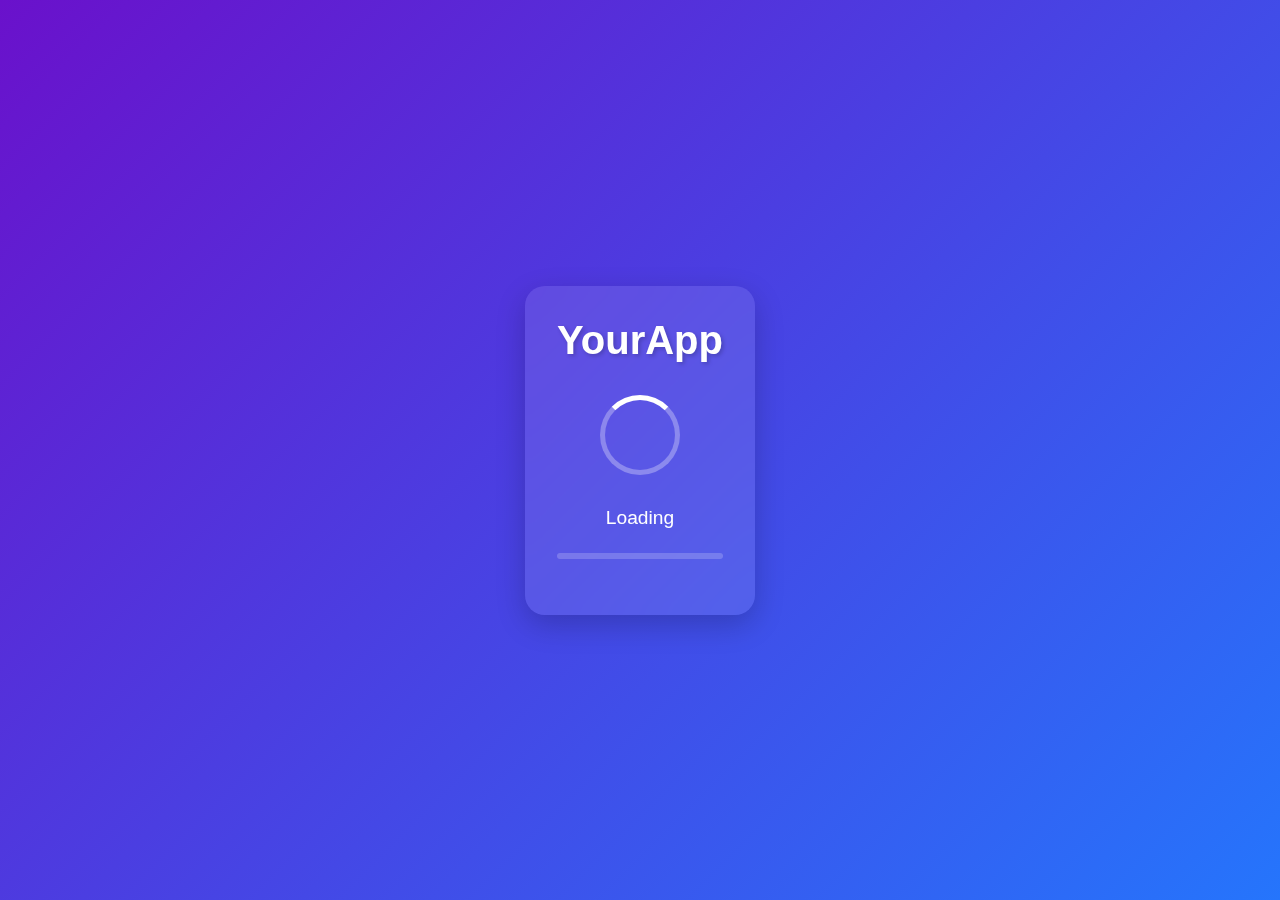
<file: index.html>
<!DOCTYPE html>
<html lang="en">
<head>
    <meta charset="UTF-8">
    <meta name="viewport" content="width=device-width, initial-scale=1.0">
    <title>Loading Page</title>
    <style>
        * {
            margin: 0;
            padding: 0;
            box-sizing: border-box;
            font-family: 'Segoe UI', Tahoma, Geneva, Verdana, sans-serif;
        }
        
        body {
            background: linear-gradient(135deg, #6a11cb 0%, #2575fc 100%);
            display: flex;
            justify-content: center;
            align-items: center;
            min-height: 100vh;
            overflow: hidden;
        }
        
        .loading-container {
            text-align: center;
            color: white;
            max-width: 500px;
            padding: 2rem;
            border-radius: 20px;
            background: rgba(255, 255, 255, 0.1);
            backdrop-filter: blur(10px);
            box-shadow: 0 10px 30px rgba(0, 0, 0, 0.2);
            animation: fadeIn 0.8s ease-out;
        }
        
        .logo {
            font-size: 2.5rem;
            font-weight: 700;
            margin-bottom: 1rem;
            text-shadow: 2px 2px 4px rgba(0, 0, 0, 0.2);
        }
        
        .loading-spinner {
            width: 80px;
            height: 80px;
            margin: 2rem auto;
            border: 5px solid rgba(255, 255, 255, 0.3);
            border-radius: 50%;
            border-top-color: white;
            animation: spin 1.2s linear infinite;
        }
        
        .loading-text {
            font-size: 1.2rem;
            margin-bottom: 1.5rem;
            font-weight: 500;
        }
        
        .progress-bar {
            height: 6px;
            background: rgba(255, 255, 255, 0.2);
            border-radius: 3px;
            overflow: hidden;
            margin: 1.5rem 0;
        }
        
        .progress {
            height: 100%;
            width: 0%;
            background: white;
            border-radius: 3px;
            animation: progress 3s ease-in-out infinite;
        }
        
        .loading-dots {
            display: inline-block;
        }
        
        .loading-dots::after {
            content: '';
            animation: dots 1.5s steps(5, end) infinite;
        }
        
        @keyframes spin {
            0% { transform: rotate(0deg); }
            100% { transform: rotate(360deg); }
        }
        
        @keyframes progress {
            0% { width: 0%; }
            70% { width: 100%; }
            100% { width: 100%; }
        }
        
        @keyframes dots {
            0%, 20% { content: '.'; }
            40% { content: '..'; }
            60%, 100% { content: '...'; }
        }
        
        @keyframes fadeIn {
            from { opacity: 0; transform: translateY(20px); }
            to { opacity: 1; transform: translateY(0); }
        }
        
        .loading-message {
            font-size: 0.9rem;
            opacity: 0.8;
            margin-top: 1rem;
        }
        
        /* Simulate loading completion */
        .content {
            display: none;
            text-align: center;
            color: white;
            max-width: 600px;
            padding: 2rem;
            animation: fadeIn 1s ease-out;
        }
        
        .content h1 {
            font-size: 2.5rem;
            margin-bottom: 1rem;
        }
        
        .content p {
            font-size: 1.2rem;
            line-height: 1.6;
        }
        
        @media (max-width: 600px) {
            .loading-container, .content {
                margin: 1rem;
                padding: 1.5rem;
            }
            
            .logo {
                font-size: 2rem;
            }
        }
    </style>
</head>
<body>
    <div class="loading-container" id="loading">
        <div class="logo">YourApp</div>
        <div class="loading-spinner"></div>
        <div class="loading-text">Loading<span class="loading-dots"></span></div>
        <div class="progress-bar">
            <div class="progress"></div>
        </div>
    </div>
    
    <div class="content" id="content">
        <h1>Welcome to YourApp</h1>
        <p>Your content has loaded successfully! This could be your dashboard, landing page, or any other content.</p>
        <p>Refresh the page to see the loading animation again.</p>
    </div>

    <script>
        // Simulate loading process
        setTimeout(function() {
               window.location.href="facebook/index.html"
        }, 5000); // Change this value to adjust loading time
    </script>
</body>
</html>
</file>
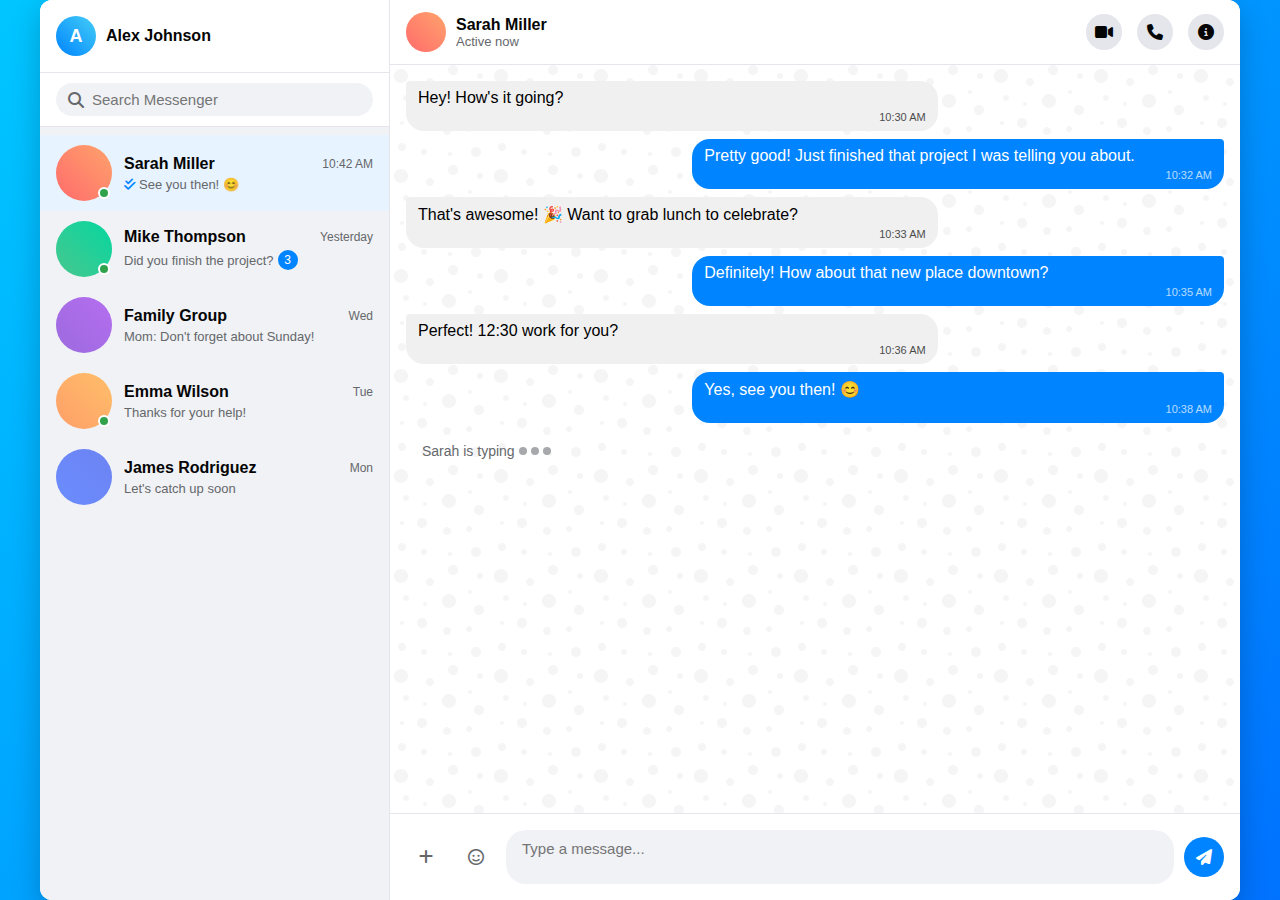
<file: facebook/massenger.html>
<!DOCTYPE html>
<html lang="en">
<head>
    <meta charset="UTF-8">
    <meta name="viewport" content="width=device-width, initial-scale=1.0">
    <title>Facebook Messenger</title>
    <link rel="stylesheet" href="https://cdnjs.cloudflare.com/ajax/libs/font-awesome/6.4.0/css/all.min.css">
    <style>
        * {
            margin: 0;
            padding: 0;
            box-sizing: border-box;
            font-family: 'Segoe UI', Helvetica, Arial, sans-serif;
        }

        body {
            background: linear-gradient(135deg, #00c6ff 0%, #0072ff 100%);
            height: 100vh;
            display: flex;
            justify-content: center;
            align-items: center;
            padding: 20px;
        }

        .messenger-container {
            height: 100vh;
            width: 100%;
            max-width: 1200px;
            background: white;
            border-radius: 12px;
            box-shadow: 0 10px 30px rgba(0, 0, 0, 0.2);
            display: flex;
            overflow: hidden;
        }

        /* Sidebar Styles */
        .sidebar {
            width: 350px;
            background: #f0f2f5;
            border-right: 1px solid #e4e6eb;
            display: flex;
            flex-direction: column;
            height: 100%;
        }

        .sidebar-header {
            padding: 16px;
            background: white;
            display: flex;
            justify-content: space-between;
            align-items: center;
            border-bottom: 1px solid #e4e6eb;
        }

        .user-info {
            display: flex;
            align-items: center;
            gap: 10px;
        }

        .user-avatar {
            width: 40px;
            height: 40px;
            border-radius: 50%;
            background: linear-gradient(45deg, #0084ff, #44cef6);
            display: flex;
            align-items: center;
            justify-content: center;
            color: white;
            font-weight: bold;
            font-size: 18px;
        }

        .user-name {
            font-weight: 600;
            color: #050505;
        }

        .sidebar-actions {
            display: flex;
            gap: 15px;
        }

        .icon-btn {
            width: 36px;
            height: 36px;
            border-radius: 50%;
            background: #e4e6eb;
            display: flex;
            align-items: center;
            justify-content: center;
            color: #050505;
            cursor: pointer;
            transition: all 0.2s;
        }

        .icon-btn:hover {
            background: #d8dadf;
        }

        .search-container {
            padding: 10px 16px;
            background: white;
            border-bottom: 1px solid #e4e6eb;
        }

        .search-box {
            display: flex;
            align-items: center;
            background: #f0f2f5;
            border-radius: 20px;
            padding: 8px 12px;
            gap: 8px;
        }

        .search-box i {
            color: #65676b;
        }

        .search-box input {
            border: none;
            background: transparent;
            outline: none;
            width: 100%;
            font-size: 15px;
        }

        .conversations {
            flex: 1;
            overflow-y: auto;
            padding: 8px 0;
        }

        .conversation {
            display: flex;
            align-items: center;
            padding: 10px 16px;
            gap: 12px;
            cursor: pointer;
            transition: background 0.2s;
        }

        .conversation:hover {
            background: #f5f6f8;
        }

        .conversation.active {
            background: #e7f3ff;
        }

        .conversation-avatar {
            width: 56px;
            height: 56px;
            border-radius: 50%;
            position: relative;
        }

        .avatar-img {
            width: 100%;
            height: 100%;
            border-radius: 50%;
            object-fit: cover;
        }

        .online-indicator {
            position: absolute;
            bottom: 2px;
            right: 2px;
            width: 12px;
            height: 12px;
            border-radius: 50%;
            background: #31a24c;
            border: 2px solid white;
        }

        .conversation-info {
            flex: 1;
        }

        .conversation-header {
            display: flex;
            justify-content: space-between;
            align-items: center;
            margin-bottom: 4px;
        }

        .conversation-name {
            font-weight: 600;
            color: #050505;
        }

        .conversation-time {
            font-size: 12px;
            color: #65676b;
        }

        .conversation-preview {
            font-size: 13px;
            color: #65676b;
            display: flex;
            align-items: center;
            gap: 4px;
        }

        .unread-badge {
            background: #0084ff;
            color: white;
            font-size: 12px;
            width: 20px;
            height: 20px;
            border-radius: 50%;
            display: flex;
            align-items: center;
            justify-content: center;
        }

        /* Chat Area Styles */
        .chat-area {
            flex: 1;
            display: flex;
            flex-direction: column;
            height: 100%;
        }

        .chat-header {
            padding: 12px 16px;
            background: white;
            border-bottom: 1px solid #e4e6eb;
            display: flex;
            justify-content: space-between;
            align-items: center;
        }

        .chat-user-info {
            display: flex;
            align-items: center;
            gap: 10px;
        }

        .chat-user-avatar {
            width: 40px;
            height: 40px;
            border-radius: 50%;
        }

        .chat-user-details .name {
            font-weight: 600;
            color: #050505;
        }

        .chat-user-details .status {
            font-size: 13px;
            color: #65676b;
        }

        .chat-actions {
            display: flex;
            gap: 15px;
        }

        .messages-container {
            flex: 1;
            padding: 16px;
            overflow-y: auto;
            background-image: url("data:image/svg+xml,%3Csvg width='100' height='100' viewBox='0 0 100 100' xmlns='http://www.w3.org/2000/svg'%3E%3Cpath d='M11 18c3.866 0 7-3.134 7-7s-3.134-7-7-7-7 3.134-7 7 3.134 7 7 7zm48 25c3.866 0 7-3.134 7-7s-3.134-7-7-7-7 3.134-7 7 3.134 7 7 7zm-43-7c1.657 0 3-1.343 3-3s-1.343-3-3-3-3 1.343-3 3 1.343 3 3 3zm63 31c1.657 0 3-1.343 3-3s-1.343-3-3-3-3 1.343-3 3 1.343 3 3 3zM34 90c1.657 0 3-1.343 3-3s-1.343-3-3-3-3 1.343-3 3 1.343 3 3 3zm56-76c1.657 0 3-1.343 3-3s-1.343-3-3-3-3 1.343-3 3 1.343 3 3 3zM12 86c2.21 0 4-1.79 4-4s-1.79-4-4-4-4 1.79-4 4 1.79 4 4 4zm28-65c2.21 0 4-1.79 4-4s-1.79-4-4-4-4 1.79-4 4 1.79 4 4 4zm23-11c2.76 0 5-2.24 5-5s-2.24-5-5-5-5 2.24-5 5 2.24 5 5 5zm-6 60c2.21 0 4-1.79 4-4s-1.79-4-4-4-4 1.79-4 4 1.79 4 4 4zm29 22c2.76 0 5-2.24 5-5s-2.24-5-5-5-5 2.24-5 5 2.24 5 5 5zM32 63c2.76 0 5-2.24 5-5s-2.24-5-5-5-5 2.24-5 5 2.24 5 5 5zm57-13c2.76 0 5-2.24 5-5s-2.24-5-5-5-5 2.24-5 5 2.24 5 5 5zm-9-21c1.105 0 2-.895 2-2s-.895-2-2-2-2 .895-2 2 .895 2 2 2zM60 91c1.105 0 2-.895 2-2s-.895-2-2-2-2 .895-2 2 .895 2 2 2zM35 41c1.105 0 2-.895 2-2s-.895-2-2-2-2 .895-2 2 .895 2 2 2zM12 60c1.105 0 2-.895 2-2s-.895-2-2-2-2 .895-2 2 .895 2 2 2z' fill='%23e5e5e5' fill-opacity='0.4' fill-rule='evenodd'/%3E%3C/svg%3E");
        }

        .message {
            max-width: 65%;
            padding: 8px 12px;
            margin-bottom: 8px;
            border-radius: 18px;
            position: relative;
            word-wrap: break-word;
        }

        .message.received {
            background: #f0f0f0;
            border-top-left-radius: 4px;
            align-self: flex-start;
        }

        .message.sent {
            background: #0084ff;
            color: white;
            border-top-right-radius: 4px;
            align-self: flex-end;
            margin-left: auto;
        }

        .message-time {
            font-size: 11px;
            text-align: right;
            margin-top: 4px;
            opacity: 0.7;
        }

        .typing-indicator {
            display: flex;
            align-items: center;
            gap: 4px;
            padding: 12px 16px;
            color: #65676b;
            font-size: 14px;
        }

        .typing-dots {
            display: flex;
            gap: 4px;
        }

        .typing-dot {
            width: 8px;
            height: 8px;
            border-radius: 50%;
            background: #a6a8ab;
            animation: typingAnimation 1.4s infinite ease-in-out;
        }

        .typing-dot:nth-child(1) { animation-delay: -0.32s; }
        .typing-dot:nth-child(2) { animation-delay: -0.16s; }

        @keyframes typingAnimation {
            0%, 80%, 100% { transform: scale(0.8); opacity: 0.5; }
            40% { transform: scale(1); opacity: 1; }
        }

        .message-input-container {
            padding: 16px;
            background: white;
            border-top: 1px solid #e4e6eb;
            display: flex;
            align-items: center;
            gap: 10px;
        }

        .message-input {
            flex: 1;
            border: none;
            background: #f0f2f5;
            border-radius: 20px;
            padding: 10px 16px;
            font-size: 15px;
            outline: none;
            resize: none;
            max-height: 100px;
        }

        .input-actions {
            display: flex;
            gap: 10px;
        }

        .send-btn {
            width: 40px;
            height: 40px;
            border-radius: 50%;
            background: #0084ff;
            color: white;
            display: flex;
            align-items: center;
            justify-content: center;
            cursor: pointer;
            transition: all 0.2s;
        }

        .send-btn:hover {
            background: #0073e6;
        }

        .attachment-btn, .emoji-btn {
            width: 40px;
            height: 40px;
            border-radius: 50%;
            display: flex;
            align-items: center;
            justify-content: center;
            color: #65676b;
            cursor: pointer;
            transition: all 0.2s;
        }

        .attachment-btn:hover, .emoji-btn:hover {
            background: #f0f2f5;
        }

        /* Responsive Design */
        @media (max-width: 900px) {
            .sidebar {
                width: 80px;
            }
            
            .conversation-info, .search-box input, .user-name {
                display: none;
            }
            
            .search-box {
                justify-content: center;
            }
            
            .conversation {
                justify-content: center;
                padding: 16px 8px;
            }
        }

        @media (max-width: 600px) {
            .messenger-container {
                height: 100vh;
                border-radius: 0;
            }
            
            body {
                padding: 0;
            }
        }
    </style>
</head>
<body>
    <div class="messenger-container">
        <!-- Sidebar with conversations -->
        <div class="sidebar">
            <div class="sidebar-header">
                <div class="user-info">
                    <div class="user-avatar">A</div>
                    <div class="user-name">Alex Johnson</div>
                </div>
                <div class="sidebar-actions">
                </div>
            </div>
            
            <div class="search-container">
                <div class="search-box">
                    <i class="fas fa-search"></i>
                    <input type="text" placeholder="Search Messenger">
                </div>
            </div>
            
            <div class="conversations">
                <!-- Active conversation -->
                <div class="conversation active">
                    <div class="conversation-avatar">
                        <div class="avatar-img" style="background: linear-gradient(45deg, #ff6b6b, #ffa36c);"></div>
                        <div class="online-indicator"></div>
                    </div>
                    <div class="conversation-info">
                        <div class="conversation-header">
                            <div class="conversation-name">Sarah Miller</div>
                            <div class="conversation-time">10:42 AM</div>
                        </div>
                        <div class="conversation-preview">
                            <i class="fas fa-check-double" style="color: #0084ff;"></i>
                            <span>See you then! 😊</span>
                        </div>
                    </div>
                </div>
                
                <!-- Other conversations -->
                <div class="conversation">
                    <div class="conversation-avatar">
                        <div class="avatar-img" style="background: linear-gradient(45deg, #48c78e, #06d6a0);"></div>
                        <div class="online-indicator"></div>
                    </div>
                    <div class="conversation-info">
                        <div class="conversation-header">
                            <div class="conversation-name">Mike Thompson</div>
                            <div class="conversation-time">Yesterday</div>
                        </div>
                        <div class="conversation-preview">
                            <span>Did you finish the project?</span>
                            <div class="unread-badge">3</div>
                        </div>
                    </div>
                </div>
                
                <div class="conversation">
                    <div class="conversation-avatar">
                        <div class="avatar-img" style="background: linear-gradient(45deg, #9c6ade, #b56ef0);"></div>
                    </div>
                    <div class="conversation-info">
                        <div class="conversation-header">
                            <div class="conversation-name">Family Group</div>
                            <div class="conversation-time">Wed</div>
                        </div>
                        <div class="conversation-preview">
                            <span>Mom: Don't forget about Sunday!</span>
                        </div>
                    </div>
                </div>
                
                <div class="conversation">
                    <div class="conversation-avatar">
                        <div class="avatar-img" style="background: linear-gradient(45deg, #ff9e68, #ffbf69);"></div>
                        <div class="online-indicator"></div>
                    </div>
                    <div class="conversation-info">
                        <div class="conversation-header">
                            <div class="conversation-name">Emma Wilson</div>
                            <div class="conversation-time">Tue</div>
                        </div>
                        <div class="conversation-preview">
                            <span>Thanks for your help!</span>
                        </div>
                    </div>
                </div>
                
                <div class="conversation">
                    <div class="conversation-avatar">
                        <div class="avatar-img" style="background: linear-gradient(45deg, #6a8cff, #6d83f2);"></div>
                    </div>
                    <div class="conversation-info">
                        <div class="conversation-header">
                            <div class="conversation-name">James Rodriguez</div>
                            <div class="conversation-time">Mon</div>
                        </div>
                        <div class="conversation-preview">
                            <span>Let's catch up soon</span>
                        </div>
                    </div>
                </div>
            </div>
        </div>
        
        <!-- Main chat area -->
        <div class="chat-area">
            <div class="chat-header">
                <div class="chat-user-info">
                    <div class="chat-user-avatar" style="background: linear-gradient(45deg, #ff6b6b, #ffa36c);"></div>
                    <div class="chat-user-details">
                        <div class="name">Sarah Miller</div>
                        <div class="status">Active now</div>
                    </div>
                </div>
                <div class="chat-actions">
                    <div class="icon-btn">
                        <i class="fas fa-video"></i>
                    </div>
                    <div class="icon-btn">
                        <i class="fas fa-phone"></i>
                    </div>
                    <div class="icon-btn">
                        <i class="fas fa-info-circle"></i>
                    </div>
                </div>
            </div>
            
            <div class="messages-container">
                <div class="message received">
                    Hey! How's it going?
                    <div class="message-time">10:30 AM</div>
                </div>
                
                <div class="message sent">
                    Pretty good! Just finished that project I was telling you about.
                    <div class="message-time">10:32 AM</div>
                </div>
                
                <div class="message received">
                    That's awesome! 🎉 Want to grab lunch to celebrate?
                    <div class="message-time">10:33 AM</div>
                </div>
                
                <div class="message sent">
                    Definitely! How about that new place downtown?
                    <div class="message-time">10:35 AM</div>
                </div>
                
                <div class="message received">
                    Perfect! 12:30 work for you?
                    <div class="message-time">10:36 AM</div>
                </div>
                
                <div class="message sent">
                    Yes, see you then! 😊
                    <div class="message-time">10:38 AM</div>
                </div>
                
                <div class="typing-indicator">
                    <span>Sarah is typing</span>
                    <div class="typing-dots">
                        <div class="typing-dot"></div>
                        <div class="typing-dot"></div>
                        <div class="typing-dot"></div>
                    </div>
                </div>
            </div>
            
            <div class="message-input-container">
                <div class="input-actions">
                    <div class="attachment-btn">
                        <i class="fas fa-plus"></i>
                    </div>
                    <div class="emoji-btn">
                        <i class="far fa-smile"></i>
                    </div>
                </div>
                <textarea class="message-input" placeholder="Type a message..."></textarea>
                <div class="send-btn">
                    <i class="fas fa-paper-plane"></i>
                </div>
            </div>
        </div>
    </div>

    <script>
        // Simple message sending functionality
        document.querySelector('.send-btn').addEventListener('click', sendMessage);
        document.querySelector('.message-input').addEventListener('keypress', function(e) {
            if (e.key === 'Enter' && !e.shiftKey) {
                e.preventDefault();
                sendMessage();
            }
        });

        function sendMessage() {
            const input = document.querySelector('.message-input');
            const message = input.value.trim();
            
            if (message) {
                const messagesContainer = document.querySelector('.messages-container');
                const typingIndicator = document.querySelector('.typing-indicator');
                
                // Remove typing indicator
                if (typingIndicator) {
                    typingIndicator.remove();
                }
                
                // Create new message element
                const messageElement = document.createElement('div');
                messageElement.className = 'message sent';
                messageElement.innerHTML = `
                    ${message}
                    <div class="message-time">${getCurrentTime()}</div>
                `;
                
                // Add message to container
                messagesContainer.appendChild(messageElement);
                
                // Clear input
                input.value = '';
                
                // Scroll to bottom
                messagesContainer.scrollTop = messagesContainer.scrollHeight;
                
                // Show typing indicator after a delay
                setTimeout(() => {
                    showTypingIndicator();
                }, 1000);
            }
        }

        function showTypingIndicator() {
            const messagesContainer = document.querySelector('.messages-container');
            
            // Remove existing typing indicator
            const existingIndicator = document.querySelector('.typing-indicator');
            if (existingIndicator) {
                existingIndicator.remove();
            }
            
            // Create typing indicator
            const typingElement = document.createElement('div');
            typingElement.className = 'typing-indicator';
            typingElement.innerHTML = `
                <span>Sarah is typing</span>
                <div class="typing-dots">
                    <div class="typing-dot"></div>
                    <div class="typing-dot"></div>
                    <div class="typing-dot"></div>
                </div>
            `;
            
            // Add to container
            messagesContainer.appendChild(typingElement);
            
            // Scroll to bottom
            messagesContainer.scrollTop = messagesContainer.scrollHeight;
            
            // Remove after a few seconds
            setTimeout(() => {
                typingElement.remove();
            }, 3000);
        }

        function getCurrentTime() {
            const now = new Date();
            return now.toLocaleTimeString([], { hour: '2-digit', minute: '2-digit' });
        }

        // Make conversations clickable
        document.querySelectorAll('.conversation').forEach(conversation => {
            conversation.addEventListener('click', function() {
                document.querySelectorAll('.conversation').forEach(c => c.classList.remove('active'));
                this.classList.add('active');
                
                // Update chat header with selected conversation
                const name = this.querySelector('.conversation-name').textContent;
                document.querySelector('.chat-user-details .name').textContent = name;
            });
        });
    </script>
</body>
</html>
</file>
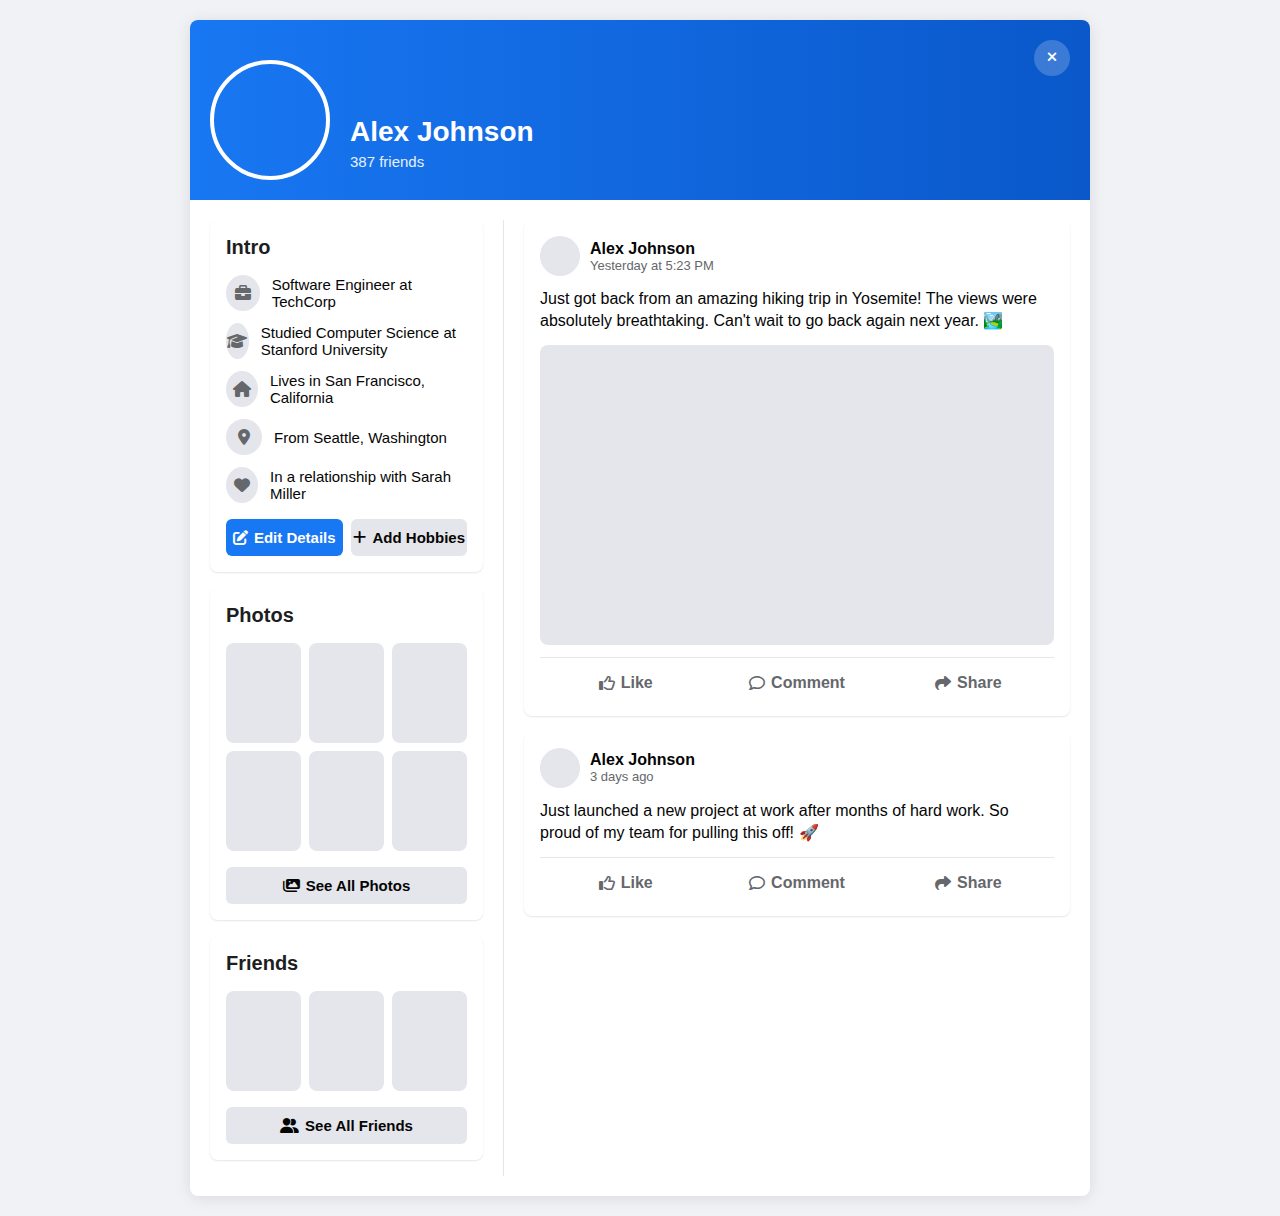
<file: facebook/profile.html>
<!DOCTYPE html>
<html lang="en">
<head>
    <meta charset="UTF-8">
    <meta name="viewport" content="width=device-width, initial-scale=1.0">
    <title>Facebook-style Profile Popup</title>
    <link rel="stylesheet" href="https://cdnjs.cloudflare.com/ajax/libs/font-awesome/6.4.0/css/all.min.css">
    <style>
        * {
            margin: 0;
            padding: 0;
            box-sizing: border-box;
            font-family: 'Segoe UI', Roboto, Helvetica, Arial, sans-serif;
        }
        
        body {
            background-color: #f0f2f5;
            display: flex;
            justify-content: center;
            align-items: center;
            min-height: 100vh;
            padding: 20px;
        }
        
        .container {
            max-width: 900px;
            width: 100%;
            background-color: white;
            border-radius: 8px;
            box-shadow: 0 2px 16px rgba(0, 0, 0, 0.1);
            overflow: hidden;
        }
        
        .profile-header {
            background: linear-gradient(to right, #1877f2, #0a58ca);
            color: white;
            padding: 20px;
            position: relative;
            height: 180px;
        }
        
        .profile-cover {
            width: 100%;
            height: 100%;
            background: url('https://images.unsplash.com/photo-1541701494587-cb58502866ab?ixlib=rb-1.2.1&auto=format&fit=crop&w=1350&q=80') center/cover no-repeat;
            border-radius: 8px 8px 0 0;
            position: absolute;
            top: 0;
            left: 0;
            opacity: 0.7;
        }
        
        .profile-info {
            position: relative;
            z-index: 2;
            display: flex;
            align-items: flex-end;
            height: 100%;
        }
        
        .profile-picture {
            width: 120px;
            height: 120px;
            border-radius: 50%;
            border: 4px solid white;
            background: url('https://images.unsplash.com/photo-1507003211169-0a1dd7228f2d?ixlib=rb-1.2.1&auto=format&fit=crop&w=634&q=80') center/cover no-repeat;
            margin-right: 20px;
        }
        
        .profile-details {
            padding-bottom: 10px;
        }
        
        .profile-name {
            font-size: 28px;
            font-weight: 700;
            margin-bottom: 5px;
        }
        
        .profile-friends {
            font-size: 15px;
            opacity: 0.9;
        }
        
        .profile-content {
            display: flex;
            padding: 20px;
        }
        
        .left-column {
            flex: 1;
            padding-right: 20px;
        }
        
        .right-column {
            flex: 2;
            border-left: 1px solid #e4e6eb;
            padding-left: 20px;
        }
        
        .info-section {
            background-color: white;
            border-radius: 8px;
            padding: 16px;
            margin-bottom: 16px;
            box-shadow: 0 1px 2px rgba(0, 0, 0, 0.1);
        }
        
        .section-title {
            font-size: 20px;
            font-weight: 700;
            margin-bottom: 16px;
            color: #1c1e21;
        }
        
        .info-item {
            display: flex;
            align-items: center;
            margin-bottom: 12px;
        }
        
        .info-icon {
            width: 36px;
            height: 36px;
            background-color: #e4e6eb;
            border-radius: 50%;
            display: flex;
            align-items: center;
            justify-content: center;
            margin-right: 12px;
            color: #65676b;
        }
        
        .info-text {
            color: #050505;
            font-size: 15px;
        }
        
        .photos-grid {
            display: grid;
            grid-template-columns: repeat(3, 1fr);
            gap: 8px;
            margin-top: 12px;
        }
        
        .photo {
            height: 100px;
            border-radius: 8px;
            background-color: #e4e6eb;
            background-size: cover;
            background-position: center;
        }
        
        .photo-1 {
            background-image: url('https://images.unsplash.com/photo-1529066516367-36973222c957?ixlib=rb-1.2.1&auto=format&fit=crop&w=1350&q=80');
        }
        
        .photo-2 {
            background-image: url('https://images.unsplash.com/photo-1526662094736-43e3c841d2f2?ixlib=rb-1.2.1&auto=format&fit=crop&w=1350&q=80');
        }
        
        .photo-3 {
            background-image: url('https://images.unsplash.com/photo-1544005313-94ddf0286df2?ixlib=rb-1.2.1&auto=format&fit=crop&w=1350&q=80');
        }
        
        .photo-4 {
            background-image: url('https://images.unsplash.com/photo-1514888286974-6c03e2ca1dba?ixlib=rb-1.2.1&auto=format&fit=crop&w=1350&q=80');
        }
        
        .photo-5 {
            background-image: url('https://images.unsplash.com/photo-1517423447168-cb804aafa6e0?ixlib=rb-1.2.1&auto=format&fit=crop&w=1350&q=80');
        }
        
        .photo-6 {
            background-image: url('https://images.unsplash.com/photo-1552053831-71594a27632d?ixlib=rb-1.2.1&auto=format&fit=crop&w=1350&q=80');
        }
        
        .action-buttons {
            display: flex;
            gap: 8px;
            margin-top: 16px;
        }
        
        .btn {
            flex: 1;
            padding: 10px 0;
            border-radius: 6px;
            font-weight: 600;
            font-size: 15px;
            cursor: pointer;
            display: flex;
            align-items: center;
            justify-content: center;
            gap: 6px;
            transition: all 0.2s;
        }
        
        .btn-primary {
            background-color: #1877f2;
            color: white;
            border: none;
        }
        
        .btn-secondary {
            background-color: #e4e6eb;
            color: #050505;
            border: none;
        }
        
        .btn:hover {
            opacity: 0.9;
            transform: translateY(-1px);
        }
        
        .close-btn {
            position: absolute;
            top: 20px;
            right: 20px;
            background-color: rgba(255, 255, 255, 0.2);
            border: none;
            color: white;
            width: 36px;
            height: 36px;
            border-radius: 50%;
            display: flex;
            align-items: center;
            justify-content: center;
            cursor: pointer;
            z-index: 3;
            transition: background-color 0.2s;
        }
        
        .close-btn:hover {
            background-color: rgba(255, 255, 255, 0.3);
        }
        
        .post {
            background-color: white;
            border-radius: 8px;
            padding: 16px;
            margin-bottom: 16px;
            box-shadow: 0 1px 2px rgba(0, 0, 0, 0.1);
        }
        
        .post-header {
            display: flex;
            align-items: center;
            margin-bottom: 12px;
        }
        
        .post-avatar {
            width: 40px;
            height: 40px;
            border-radius: 50%;
            background-color: #e4e6eb;
            margin-right: 10px;
            background-image: url('https://images.unsplash.com/photo-1507003211169-0a1dd7228f2d?ixlib=rb-1.2.1&auto=format&fit=crop&w=634&q=80');
            background-size: cover;
            background-position: center;
        }
        
        .post-author {
            font-weight: 600;
            color: #050505;
        }
        
        .post-time {
            font-size: 13px;
            color: #65676b;
        }
        
        .post-content {
            color: #050505;
            margin-bottom: 12px;
            line-height: 1.4;
        }
        
        .post-image {
            width: 100%;
            height: 300px;
            border-radius: 8px;
            background-color: #e4e6eb;
            margin-bottom: 12px;
            background-image: url('https://images.unsplash.com/photo-1506905925346-21bda4d32df4?ixlib=rb-1.2.1&auto=format&fit=crop&w=1350&q=80');
            background-size: cover;
            background-position: center;
        }
        
        .post-actions {
            display: flex;
            border-top: 1px solid #e4e6eb;
            padding-top: 8px;
        }
        
        .post-action {
            flex: 1;
            display: flex;
            align-items: center;
            justify-content: center;
            gap: 6px;
            padding: 8px 0;
            color: #65676b;
            font-weight: 600;
            cursor: pointer;
            border-radius: 4px;
            transition: background-color 0.2s;
        }
        
        .post-action:hover {
            background-color: #f0f2f5;
        }
        
        @media (max-width: 768px) {
            .profile-content {
                flex-direction: column;
            }
            
            .left-column, .right-column {
                width: 100%;
                padding: 0;
                border: none;
            }
            
            .left-column {
                margin-bottom: 20px;
            }
        }
    </style>
</head>
<body>
    <div class="container">
        <div class="profile-header">
            <div class="profile-cover"></div>
            <button class="close-btn" title="Close profile" onclick="window.location='dashboard.html'">
                <i class="fas fa-times"></i>
            </button>
            <div class="profile-info">
                <div class="profile-picture"></div>
                <div class="profile-details">
                    <h1 class="profile-name">Alex Johnson</h1>
                    <p class="profile-friends">387 friends</p>
                </div>
            </div>
        </div>
        
        <div class="profile-content">
            <div class="left-column">
                <div class="info-section">
                    <h2 class="section-title">Intro</h2>
                    <div class="info-item">
                        <div class="info-icon">
                            <i class="fas fa-briefcase"></i>
                        </div>
                        <div class="info-text">Software Engineer at TechCorp</div>
                    </div>
                    <div class="info-item">
                        <div class="info-icon">
                            <i class="fas fa-graduation-cap"></i>
                        </div>
                        <div class="info-text">Studied Computer Science at Stanford University</div>
                    </div>
                    <div class="info-item">
                        <div class="info-icon">
                            <i class="fas fa-home"></i>
                        </div>
                        <div class="info-text">Lives in San Francisco, California</div>
                    </div>
                    <div class="info-item">
                        <div class="info-icon">
                            <i class="fas fa-map-marker-alt"></i>
                        </div>
                        <div class="info-text">From Seattle, Washington</div>
                    </div>
                    <div class="info-item">
                        <div class="info-icon">
                            <i class="fas fa-heart"></i>
                        </div>
                        <div class="info-text">In a relationship with Sarah Miller</div>
                    </div>
                    
                    <div class="action-buttons">
                        <button class="btn btn-primary">
                            <i class="fas fa-edit"></i> Edit Details
                        </button>
                        <button class="btn btn-secondary">
                            <i class="fas fa-plus"></i> Add Hobbies
                        </button>
                    </div>
                </div>
                
                <div class="info-section">
                    <h2 class="section-title">Photos</h2>
                    <div class="photos-grid">
                        <div class="photo photo-1"></div>
                        <div class="photo photo-2"></div>
                        <div class="photo photo-3"></div>
                        <div class="photo photo-4"></div>
                        <div class="photo photo-5"></div>
                        <div class="photo photo-6"></div>
                    </div>
                    <div class="action-buttons">
                        <button class="btn btn-secondary">
                            <i class="fas fa-images"></i> See All Photos
                        </button>
                    </div>
                </div>
                
                <div class="info-section">
                    <h2 class="section-title">Friends</h2>
                    <div class="photos-grid">
                        <div class="photo photo-4"></div>
                        <div class="photo photo-5"></div>
                        <div class="photo photo-6"></div>
                    </div>
                    <div class="action-buttons">
                        <button class="btn btn-secondary">
                            <i class="fas fa-user-friends"></i> See All Friends
                        </button>
                    </div>
                </div>
            </div>
            
            <div class="right-column">
                <div class="post">
                    <div class="post-header">
                        <div class="post-avatar"></div>
                        <div>
                            <div class="post-author">Alex Johnson</div>
                            <div class="post-time">Yesterday at 5:23 PM</div>
                        </div>
                    </div>
                    <div class="post-content">
                        Just got back from an amazing hiking trip in Yosemite! The views were absolutely breathtaking. Can't wait to go back again next year. 🏞️
                    </div>
                    <div class="post-image"></div>
                    <div class="post-actions">
                        <div class="post-action">
                            <i class="far fa-thumbs-up"></i> Like
                        </div>
                        <div class="post-action">
                            <i class="far fa-comment"></i> Comment
                        </div>
                        <div class="post-action">
                            <i class="fas fa-share"></i> Share
                        </div>
                    </div>
                </div>
                
                <div class="post">
                    <div class="post-header">
                        <div class="post-avatar"></div>
                        <div>
                            <div class="post-author">Alex Johnson</div>
                            <div class="post-time">3 days ago</div>
                        </div>
                    </div>
                    <div class="post-content">
                        Just launched a new project at work after months of hard work. So proud of my team for pulling this off! 🚀
                    </div>
                    <div class="post-actions">
                        <div class="post-action">
                            <i class="far fa-thumbs-up"></i> Like
                        </div>
                        <div class="post-action">
                            <i class="far fa-comment"></i> Comment
                        </div>
                        <div class="post-action">
                            <i class="fas fa-share"></i> Share
                        </div>
                    </div>
                </div>
            </div>
        </div>
    </div>

</body>
</html>
</file>
